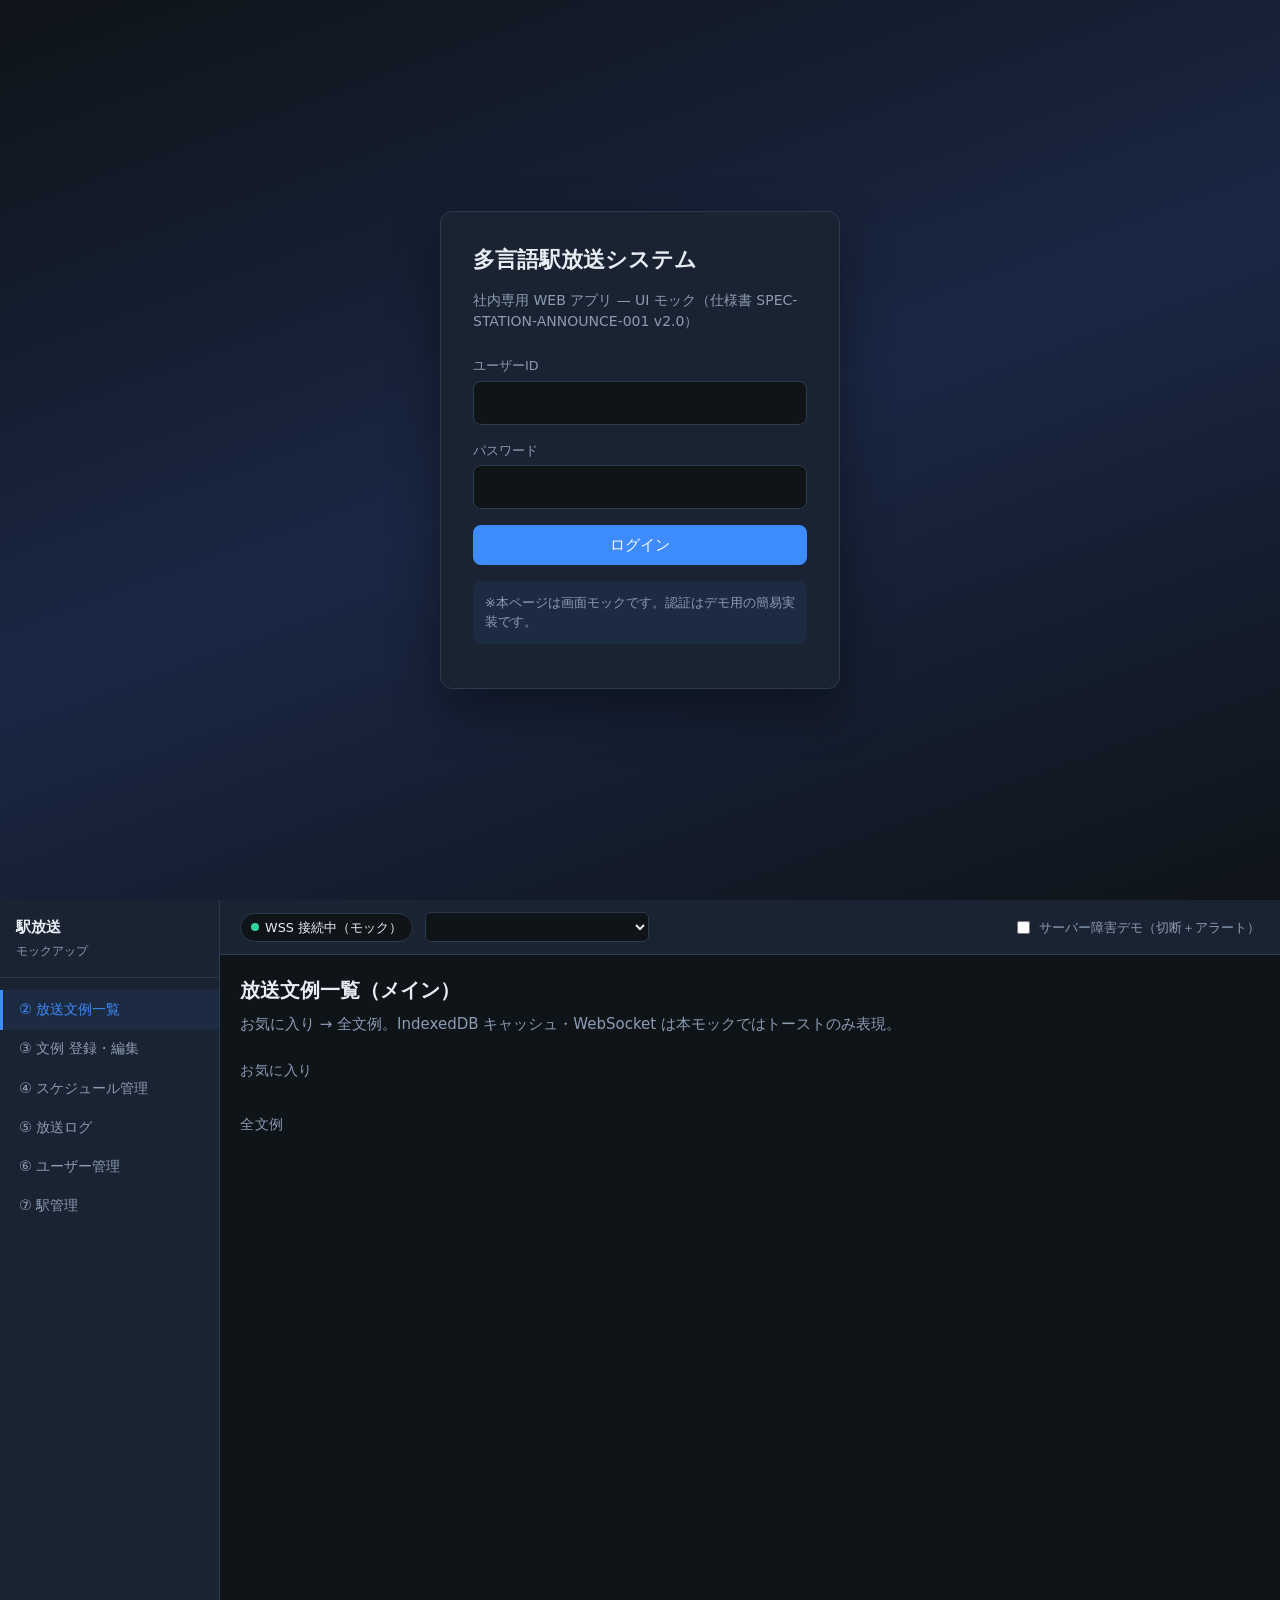
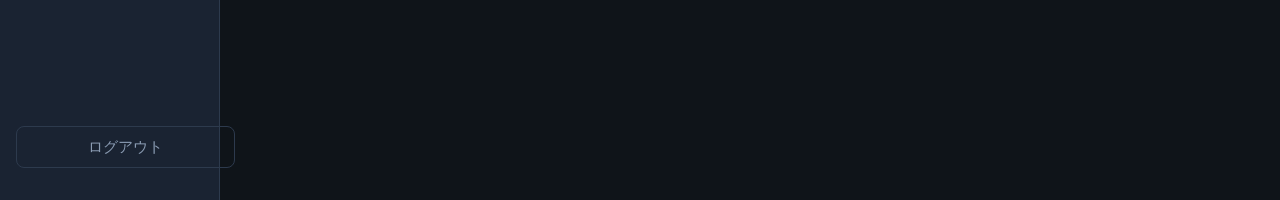
<file: index.html>
<!doctype html>
<html lang="ja">
  <head>
    <meta charset="utf-8" />
    <meta name="viewport" content="width=device-width, initial-scale=1" />
    <meta http-equiv="refresh" content="0; url=./static/index.html" />
    <title>多言語駅放送（モック）</title>
  </head>
  <body>
    <p>
      リダイレクトしています。<a href="./static/index.html">こちら</a>を開いてください。
    </p>
  </body>
</html>
</file>
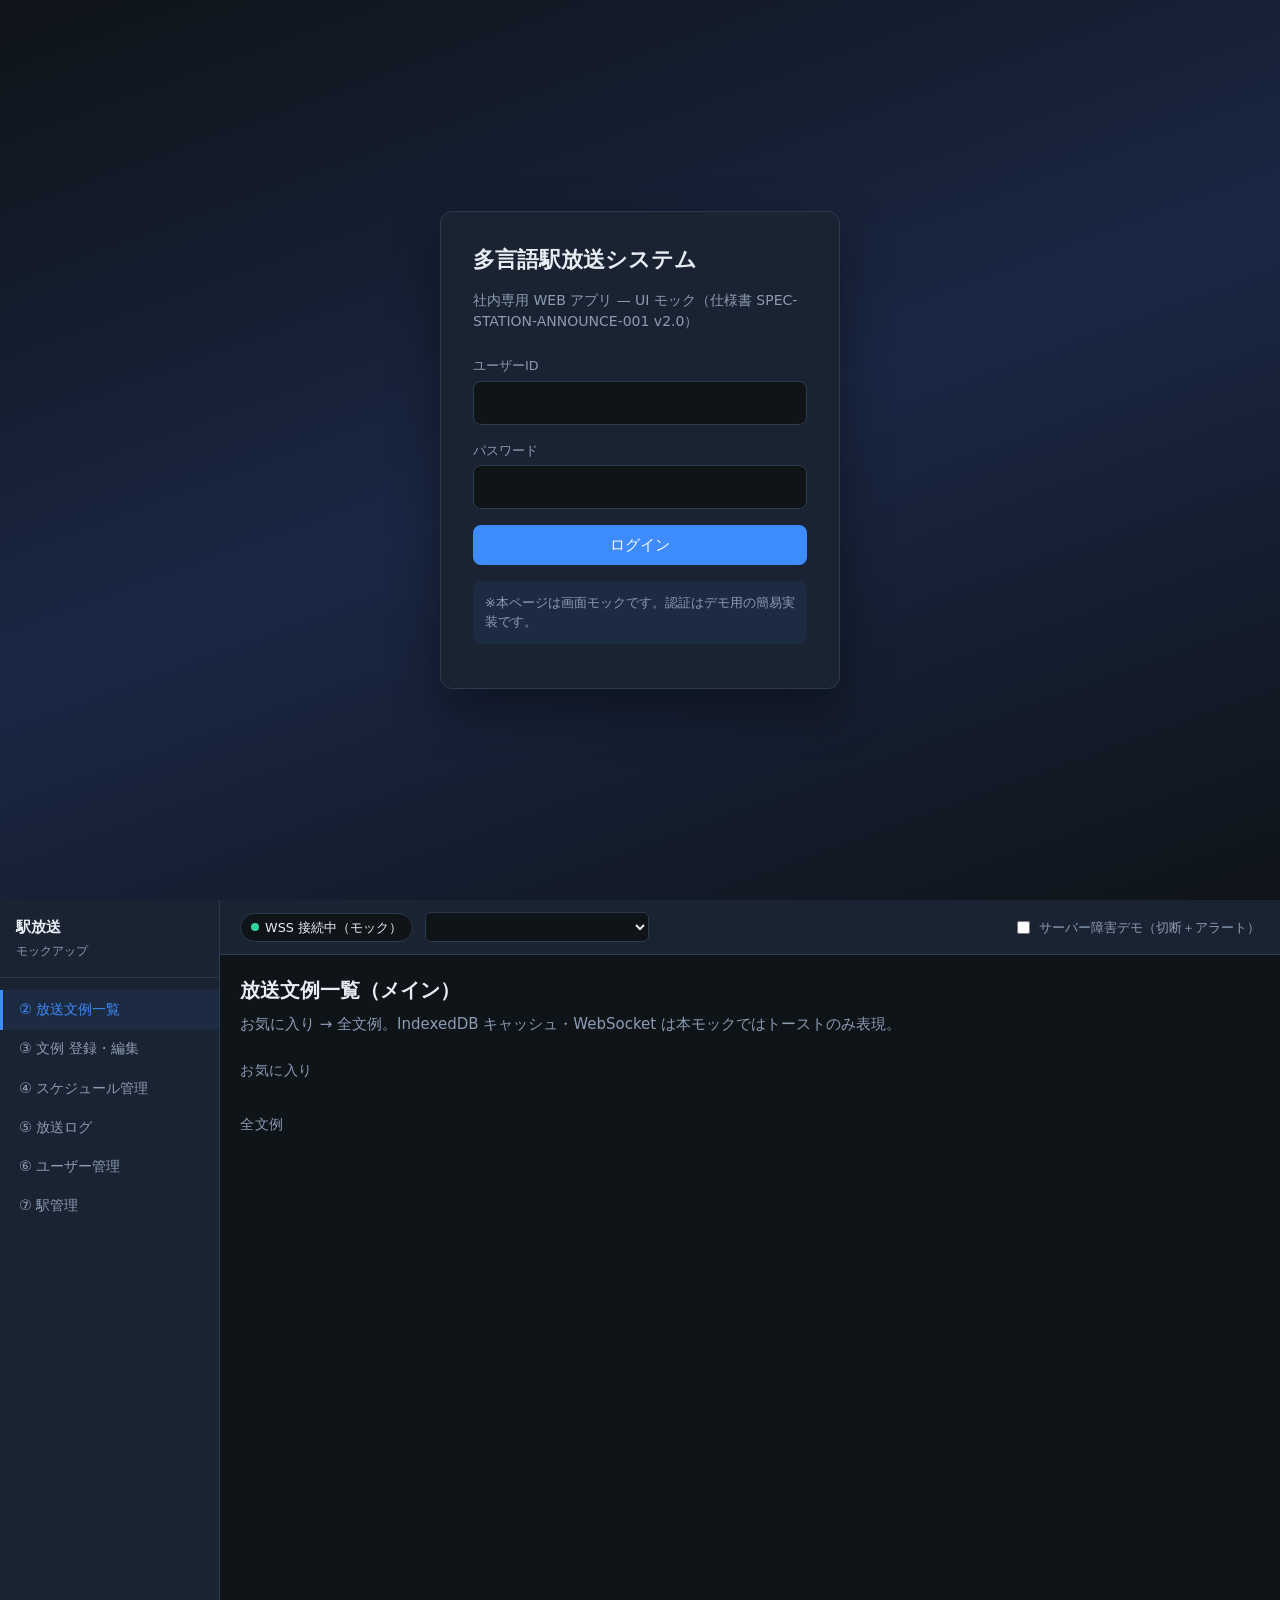
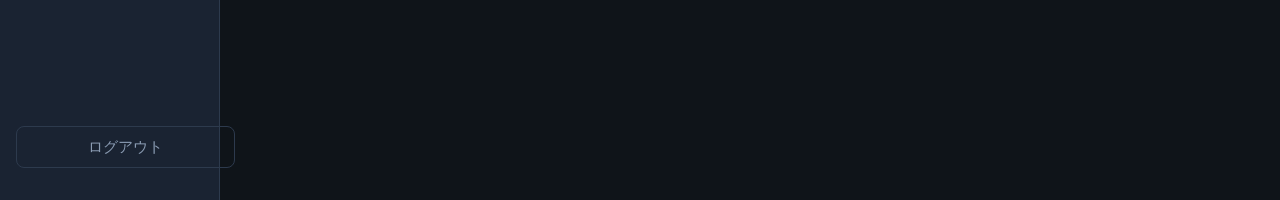
<file: static/index.html>
<!DOCTYPE html>
<html lang="ja">
  <head>
    <meta charset="utf-8" />
    <meta
      name="viewport"
      content="width=device-width, initial-scale=1, viewport-fit=cover, maximum-scale=5"
    />
    <title>多言語駅放送（モック） — SPEC v2.0</title>
    <link rel="stylesheet" href="css/styles.css" />
  </head>
  <body>
    <div id="login-page" class="login-page">
      <div class="login-card">
        <h1>多言語駅放送システム</h1>
        <p class="sub">社内専用 WEB アプリ — UI モック（仕様書 SPEC-STATION-ANNOUNCE-001 v2.0）</p>
        <form id="form-login">
          <div class="form-group">
            <label for="login-user">ユーザーID</label>
            <input id="login-user" name="user" autocomplete="username" required />
          </div>
          <div class="form-group">
            <label for="login-pass">パスワード</label>
            <input id="login-pass" type="password" name="pass" autocomplete="current-password" required />
          </div>
          <button type="submit" class="btn btn-primary btn-block">ログイン</button>
        </form>
        <div id="audio-enable" class="audio-enable">
          <p>初回ログイン後: スケジュール放送のためブラウザの音声を有効にしてください（仕様 4.2 ①）。</p>
          <button type="button" id="btn-audio-enable" class="btn btn-secondary btn-block">音声を有効にする</button>
        </div>
        <p class="hint">※本ページは画面モックです。認証はデモ用の簡易実装です。</p>
      </div>
    </div>

    <div id="app-shell" class="app-shell" hidden>
      <aside class="sidebar">
        <div class="brand">
          <strong>駅放送</strong>
          <span>モックアップ</span>
        </div>
        <nav class="sidebar-nav" aria-label="画面切替">
          <a href="#" class="nav-item active" data-view="main">② 放送文例一覧</a>
          <a href="#" class="nav-item admin-only" data-view="broadcast-edit">③ 文例 登録・編集</a>
          <a href="#" class="nav-item" data-view="schedules">④ スケジュール管理</a>
          <a href="#" class="nav-item" data-view="logs">⑤ 放送ログ</a>
          <a href="#" class="nav-item admin-only" data-view="users">⑥ ユーザー管理</a>
          <a href="#" class="nav-item admin-only" data-view="stations">⑦ 駅管理</a>
        </nav>
        <div class="sidebar-spacer" aria-hidden="true"></div>
        <p id="nav-user-label" style="padding:0 1rem;font-size:0.8rem;color:var(--muted);margin:0.5rem 0"></p>
        <button type="button" id="btn-logout" class="btn btn-ghost btn-block logout">ログアウト</button>
      </aside>

      <div class="main-area">
        <div class="top-bar">
          <div id="ws-pill" class="ws-pill">
            <span class="dot"></span>
            <span>WSS</span>
          </div>
          <select id="main-station" class="station-select lang-select top-station-select" title="駅選択"></select>
          <div class="demo-controls">
            <label><input type="checkbox" id="demo-ws-fail" /> サーバー障害デモ（切断＋アラート）</label>
          </div>
        </div>
        <div id="alert-banner" class="alert-banner">
          サーバーに接続できません。スケジュール放送は停止中です。即時放送はローカルキャッシュの範囲で利用可能です。
        </div>

        <main class="content">
          <section id="view-main" class="view active">
            <h2>放送文例一覧（メイン）</h2>
            <p class="meta" style="margin-top:-0.5rem;color:var(--muted)">
              お気に入り → 全文例。IndexedDB キャッシュ・WebSocket は本モックではトーストのみ表現。
            </p>
            <p class="section-title">お気に入り</p>
            <div id="favorites-list" class="card-grid two"></div>
            <p class="section-title">全文例</p>
            <div id="all-broadcasts-list" class="card-grid two"></div>
          </section>

          <section id="view-broadcast-edit" class="view">
            <h2>放送文例 登録・編集（管理者）</h2>
            <div class="card" style="max-width:720px">
              <div class="form-group">
                <label>駅</label>
                <select id="edit-station-scope">
                  <option value="">全駅共通</option>
                  <option value="1">名古屋駅専用</option>
                  <option value="2">岐阜駅専用</option>
                </select>
              </div>
              <div class="form-group">
                <label for="edit-title">管理用タイトル</label>
                <input id="edit-title" placeholder="例: 終電のご案内" />
              </div>
              <div class="form-group">
                <label for="edit-text-ja">日本語テキスト</label>
                <textarea id="edit-text-ja" placeholder="日本語の放送文を入力"></textarea>
              </div>
              <button type="button" id="btn-translate" class="btn btn-secondary">翻訳（Translate モック）</button>
              <div class="form-group" style="margin-top:1rem">
                <label for="edit-text-en">英語</label>
                <textarea id="edit-text-en"></textarea>
              </div>
              <div class="form-group">
                <label for="edit-text-ko">韓国語</label>
                <textarea id="edit-text-ko"></textarea>
              </div>
              <div class="form-group">
                <label for="edit-text-zh">中国語（マンダリン）</label>
                <textarea id="edit-text-zh"></textarea>
              </div>
              <div style="display:flex;flex-wrap:wrap;gap:0.5rem;margin-top:0.5rem">
                <button type="button" id="btn-tts" class="btn btn-primary">音声生成（Polly→S3 モック）</button>
                <button type="button" class="btn btn-ghost btn-sm btn-preview" data-lang="ja-JP Kazuha">JA 試聴</button>
                <button type="button" class="btn btn-ghost btn-sm btn-preview" data-lang="en-US Joanna">EN 試聴</button>
                <button type="button" class="btn btn-ghost btn-sm btn-preview" data-lang="ko-KR Seoyeon">KO 試聴</button>
                <button type="button" class="btn btn-ghost btn-sm btn-preview" data-lang="cmn-CN Zhiyu">ZH 試聴</button>
              </div>
              <div style="margin-top:1rem;display:flex;justify-content:flex-end">
                <button type="button" id="btn-broadcast-save" class="btn btn-primary">この内容で放送文を登録（モック）</button>
              </div>
            </div>
          </section>

          <section id="view-schedules" class="view">
            <h2>スケジュール管理</h2>
            <p class="meta" style="margin-top:-0.5rem;color:var(--muted)">JST / once・weekly・interval 排他（仕様 5.3）。APScheduler・WSS はモック。</p>
            <div class="card" style="margin-bottom:1rem;overflow:auto">
              <div class="toolbar" style="padding:0 0 0.5rem 0">
                <label style="color:var(--muted);font-size:0.875rem;margin-right:0.5rem">駅フィルタ</label>
                <select id="sch-station-filter" class="station-select lang-select sch-filter-select">
                  <option value="">全駅</option>
                </select>
              </div>
              <table class="data">
                <thead>
                  <tr>
                    <th>駅</th>
                    <th>文例</th>
                    <th>タイプ</th>
                    <th>内容</th>
                    <th>状態</th>
                    <th>操作</th>
                  </tr>
                </thead>
                <tbody id="schedules-tbody"></tbody>
              </table>
            </div>
            <h3 style="font-size:1rem;margin-bottom:0.75rem">新規追加（フォームのみ）</h3>
            <form id="form-schedule" class="card schedule-form" style="max-width:640px">
              <div class="form-group">
                <label>放送文例</label>
                <select id="sch-broadcast"></select>
              </div>
              <div class="form-group">
                <label for="sch-type">放送タイプ</label>
                <select id="sch-type">
                  <option value="once">一度限り</option>
                  <option value="interval">間隔指定</option>
                </select>
              </div>
              <div id="grp-once" class="form-group">
                <label>指定日時（JST）</label>
                <input type="datetime-local" />
              </div>
              <div id="grp-weekly" class="form-group" style="display:none">
                <label>曜日</label>
                <div id="weekly-days-row" style="display:flex;flex-wrap:wrap;gap:0.5rem;margin-bottom:0.35rem">
                  <label><input type="checkbox" value="mon" /> 月</label>
                  <label><input type="checkbox" value="tue" /> 火</label>
                  <label><input type="checkbox" value="wed" /> 水</label>
                  <label><input type="checkbox" value="thu" /> 木</label>
                  <label><input type="checkbox" value="fri" /> 金</label>
                  <label><input type="checkbox" value="sat" /> 土</label>
                  <label><input type="checkbox" value="sun" /> 日</label>
                </div>
                <div style="display:flex;flex-wrap:wrap;gap:0.5rem;margin-bottom:0.5rem;font-size:0.8rem">
                  <button type="button" id="btn-weekdays-all" class="btn btn-ghost btn-sm">平日すべて</button>
                  <button type="button" id="btn-weekend-all" class="btn btn-ghost btn-sm">土日すべて</button>
                </div>
                <label style="margin-top:0.5rem">放送時刻</label>
                <input type="time" id="weekly-time" value="09:00" />
              </div>
              <div id="grp-interval" class="form-group" style="display:none">
                <label>曜日</label>
                <div id="interval-days-row" style="display:flex;flex-wrap:wrap;gap:0.5rem;margin-bottom:0.35rem">
                  <label><input type="checkbox" value="mon" /> 月</label>
                  <label><input type="checkbox" value="tue" /> 火</label>
                  <label><input type="checkbox" value="wed" /> 水</label>
                  <label><input type="checkbox" value="thu" /> 木</label>
                  <label><input type="checkbox" value="fri" /> 金</label>
                  <label><input type="checkbox" value="sat" /> 土</label>
                  <label><input type="checkbox" value="sun" /> 日</label>
                </div>
                <div style="display:flex;flex-wrap:wrap;gap:0.5rem;margin-bottom:0.5rem;font-size:0.8rem">
                  <button type="button" id="btn-int-weekdays-all" class="btn btn-ghost btn-sm">平日すべて</button>
                  <button type="button" id="btn-int-weekend-all" class="btn btn-ghost btn-sm">土日すべて</button>
                </div>
                <div class="row two">
                  <div class="form-group">
                    <label>開始時刻</label>
                    <input type="time" id="interval-start" value="09:00" />
                  </div>
                  <div class="form-group">
                    <label>終了時刻</label>
                    <input type="time" id="interval-end" value="17:00" />
                  </div>
                </div>
                <div class="form-group">
                  <label>何分ごと</label>
                  <input type="number" id="interval-min" min="1" value="60" />
                </div>
              </div>
              <div id="grp-period" class="row two" style="display:grid;gap:0.75rem">
                <div class="form-group">
                  <label>有効開始日</label>
                  <input type="date" />
                </div>
                <div class="form-group">
                  <label>有効終了日</label>
                  <input type="date" />
                </div>
              </div>
              <button type="submit" class="btn btn-primary">追加（モック）</button>
            </form>
          </section>

          <section id="view-logs" class="view">
            <h2>放送ログ</h2>
            <div class="toolbar">
              <label style="color:var(--muted);font-size:0.875rem">日付フィルタ</label>
              <input type="date" id="log-date" />
            </div>
            <div class="card" style="overflow:auto">
              <table class="data">
                <thead>
                  <tr>
                    <th>駅</th>
                    <th>文例</th>
                    <th>放送日時</th>
                    <th>ステータス</th>
                  </tr>
                </thead>
                <tbody id="logs-tbody"></tbody>
              </table>
            </div>
            <p class="hint" style="margin-top:1rem">1ヶ月保持・日次削除は本番のみ（仕様 3.8）。</p>
          </section>

          <section id="view-users" class="view">
            <h2>ユーザー管理（管理者）</h2>
            <div class="card" style="overflow:auto">
              <table class="data">
                <thead>
                  <tr>
                    <th>ユーザーID</th>
                    <th>ロール</th>
                    <th>所属駅</th>
                    <th>操作</th>
                  </tr>
                </thead>
                <tbody id="users-tbody"></tbody>
              </table>
            </div>
            <p class="hint" style="margin-top:1rem">bcrypt + JWT は本番実装。ここは一覧モックのみ。</p>
          </section>

          <section id="view-stations" class="view">
            <h2>駅管理（管理者）</h2>
            <div class="card" style="overflow:auto">
              <table class="data">
                <thead>
                  <tr>
                    <th>駅名</th>
                    <th>状態</th>
                    <th>操作</th>
                  </tr>
                </thead>
                <tbody id="stations-tbody"></tbody>
              </table>
            </div>
          </section>
        </main>
      </div>
    </div>

    <div id="toast-area" class="toast-area" aria-live="polite"></div>

    <script src="js/mock-data.js"></script>
    <script src="js/app.js"></script>
  </body>
</html>
</file>
<file: static/css/styles.css>
:root {
  --bg: #0f1419;
  --surface: #1a2332;
  --border: #2d3a4d;
  --text: #e8edf4;
  --muted: #8b9cb3;
  --accent: #3d8bfd;
  --accent-dim: #2563c9;
  --success: #34d399;
  --warn: #fbbf24;
  --danger: #f87171;
  --font: "Hiragino Sans", "Hiragino Kaku Gothic ProN", "Noto Sans JP", system-ui, sans-serif;
}

* {
  box-sizing: border-box;
}

body {
  margin: 0;
  min-height: 100vh;
  min-height: 100dvh;
  font-family: var(--font);
  background: var(--bg);
  color: var(--text);
  font-size: 15px;
  line-height: 1.5;
  -webkit-text-size-adjust: 100%;
  touch-action: manipulation;
}

a {
  color: var(--accent);
  text-decoration: none;
}

a:hover {
  text-decoration: underline;
}

.login-page {
  min-height: 100vh;
  min-height: 100dvh;
  display: flex;
  align-items: center;
  justify-content: center;
  padding: max(1.5rem, env(safe-area-inset-top, 0px)) max(1.5rem, env(safe-area-inset-right, 0px))
    max(1.5rem, env(safe-area-inset-bottom, 0px)) max(1.5rem, env(safe-area-inset-left, 0px));
  background: linear-gradient(160deg, #0f1419 0%, #1a2744 50%, #0f1419 100%);
}

.login-card {
  width: 100%;
  max-width: 400px;
  background: var(--surface);
  border: 1px solid var(--border);
  border-radius: 12px;
  padding: 2rem;
  box-shadow: 0 20px 50px rgba(0, 0, 0, 0.4);
}

.login-card h1 {
  margin: 0 0 0.25rem;
  font-size: 1.35rem;
  font-weight: 600;
}

.login-card .sub {
  color: var(--muted);
  font-size: 0.875rem;
  margin-bottom: 1.5rem;
}

.form-group {
  margin-bottom: 1rem;
}

.form-group label {
  display: block;
  font-size: 0.8rem;
  color: var(--muted);
  margin-bottom: 0.35rem;
}

.form-group input,
.form-group select,
.form-group textarea {
  width: 100%;
  padding: 0.6rem 0.75rem;
  border: 1px solid var(--border);
  border-radius: 8px;
  background: var(--bg);
  color: var(--text);
  font: inherit;
}

.form-group textarea {
  min-height: 88px;
  resize: vertical;
}

.btn {
  display: inline-flex;
  align-items: center;
  justify-content: center;
  gap: 0.35rem;
  padding: 0.55rem 1rem;
  border: none;
  border-radius: 8px;
  font: inherit;
  font-weight: 500;
  cursor: pointer;
  transition: background 0.15s, opacity 0.15s;
  -webkit-tap-highlight-color: rgba(255, 255, 255, 0.12);
}

.btn:disabled {
  opacity: 0.5;
  cursor: not-allowed;
}

.btn-primary {
  background: var(--accent);
  color: #fff;
}

.btn-primary:hover:not(:disabled) {
  background: var(--accent-dim);
}

.btn-secondary {
  background: var(--border);
  color: var(--text);
}

.btn-secondary:hover:not(:disabled) {
  filter: brightness(1.1);
}

.btn-ghost {
  background: transparent;
  color: var(--muted);
  border: 1px solid var(--border);
}

.btn-sm {
  padding: 0.35rem 0.65rem;
  font-size: 0.85rem;
}

.btn-block {
  width: 100%;
}

.hint {
  margin-top: 1rem;
  padding: 0.75rem;
  background: rgba(61, 139, 253, 0.08);
  border-radius: 8px;
  font-size: 0.8rem;
  color: var(--muted);
}

.app-shell {
  display: flex;
  min-height: 100vh;
}

.sidebar {
  width: 220px;
  flex-shrink: 0;
  display: flex;
  flex-direction: column;
  min-height: 100vh;
  min-height: 100dvh;
  background: var(--surface);
  border-right: 1px solid var(--border);
  padding: 1rem 0;
}

.sidebar-spacer {
  flex: 1;
  min-height: 0;
}

.sidebar-nav {
  display: flex;
  flex-direction: column;
}

.sidebar .brand {
  padding: 0 1rem 1rem;
  border-bottom: 1px solid var(--border);
  margin-bottom: 0.75rem;
}

.sidebar .brand strong {
  display: block;
  font-size: 0.95rem;
}

.sidebar .brand span {
  font-size: 0.75rem;
  color: var(--muted);
}

.nav-item {
  display: block;
  padding: 0.55rem 1rem;
  color: var(--muted);
  font-size: 0.9rem;
  border-left: 3px solid transparent;
  -webkit-tap-highlight-color: rgba(61, 139, 253, 0.2);
}

.nav-item:hover {
  color: var(--text);
  background: rgba(255, 255, 255, 0.04);
  text-decoration: none;
}

.nav-item.active {
  color: var(--accent);
  border-left-color: var(--accent);
  background: rgba(61, 139, 253, 0.08);
}

.nav-item.admin-only.hidden {
  display: none;
}

.sidebar .logout {
  margin: 1rem;
  margin-top: auto;
}

.main-area {
  flex: 1;
  display: flex;
  flex-direction: column;
  min-width: 0;
}

.top-bar {
  display: flex;
  flex-wrap: wrap;
  align-items: center;
  gap: 0.75rem;
  padding: 0.75rem 1.25rem;
  background: var(--surface);
  border-bottom: 1px solid var(--border);
}

.ws-pill {
  display: inline-flex;
  align-items: center;
  gap: 0.4rem;
  font-size: 0.8rem;
  padding: 0.25rem 0.6rem;
  border-radius: 999px;
  background: var(--bg);
  border: 1px solid var(--border);
}

.ws-pill .dot {
  width: 8px;
  height: 8px;
  border-radius: 50%;
  background: var(--success);
}

.ws-pill.disconnected .dot {
  background: var(--danger);
}

.alert-banner {
  display: none;
  padding: 0.65rem 1.25rem;
  background: rgba(248, 113, 113, 0.15);
  border-bottom: 1px solid var(--danger);
  color: #fecaca;
  font-size: 0.875rem;
}

.alert-banner.visible {
  display: block;
}

.content {
  padding: 1.25rem;
  flex: 1;
}

.view {
  display: none;
  max-width: 1100px;
}

.view.active {
  display: block;
}

.view h2 {
  margin: 0 0 1rem;
  font-size: 1.25rem;
  font-weight: 600;
}

.toolbar {
  display: flex;
  flex-wrap: wrap;
  gap: 0.75rem;
  align-items: center;
  margin-bottom: 1rem;
}

.station-select {
  min-width: 200px;
}

.card-grid {
  display: grid;
  gap: 0.75rem;
}

@media (min-width: 640px) {
  .card-grid.two {
    grid-template-columns: repeat(2, 1fr);
  }
}

.card {
  background: var(--surface);
  border: 1px solid var(--border);
  border-radius: 10px;
  padding: 1rem;
}

.card.favorite {
  border-color: rgba(61, 139, 253, 0.35);
}

.card h3 {
  margin: 0 0 0.35rem;
  font-size: 1rem;
}

.card .meta {
  font-size: 0.8rem;
  color: var(--muted);
  margin-bottom: 0.75rem;
}

.card .preview {
  font-size: 0.85rem;
  color: var(--muted);
  margin-bottom: 0.75rem;
  line-height: 1.45;
}

.card-actions {
  display: flex;
  flex-wrap: wrap;
  gap: 0.5rem;
  align-items: center;
}

.lang-select {
  font-size: 0.85rem;
  padding: 0.35rem 0.5rem;
  border-radius: 6px;
  border: 1px solid var(--border);
  background: var(--bg);
  color: var(--text);
}

.section-title {
  font-size: 0.85rem;
  color: var(--muted);
  text-transform: uppercase;
  letter-spacing: 0.04em;
  margin: 1.5rem 0 0.65rem;
}

.section-title:first-child {
  margin-top: 0;
}

.toast-area {
  position: fixed;
  bottom: 1rem;
  right: 1rem;
  z-index: 100;
  display: flex;
  flex-direction: column;
  gap: 0.5rem;
  max-width: 320px;
}

.toast {
  padding: 0.65rem 1rem;
  background: var(--surface);
  border: 1px solid var(--border);
  border-radius: 8px;
  font-size: 0.875rem;
  box-shadow: 0 8px 24px rgba(0, 0, 0, 0.35);
  animation: slideIn 0.2s ease;
}

@keyframes slideIn {
  from {
    opacity: 0;
    transform: translateY(8px);
  }
  to {
    opacity: 1;
    transform: translateY(0);
  }
}

table.data {
  width: 100%;
  border-collapse: collapse;
  font-size: 0.875rem;
}

table.data th,
table.data td {
  text-align: left;
  padding: 0.6rem 0.75rem;
  border-bottom: 1px solid var(--border);
}

table.data th {
  color: var(--muted);
  font-weight: 500;
}

.badge {
  display: inline-block;
  padding: 0.15rem 0.45rem;
  border-radius: 4px;
  font-size: 0.75rem;
  font-weight: 500;
}

.badge-success {
  background: rgba(52, 211, 153, 0.2);
  color: var(--success);
}

.badge-missed {
  background: rgba(248, 113, 113, 0.2);
  color: var(--danger);
}

.badge-admin {
  background: rgba(61, 139, 253, 0.2);
  color: var(--accent);
}

.toggle-row {
  display: flex;
  align-items: center;
  gap: 0.5rem;
}

.schedule-form .row {
  display: grid;
  gap: 0.75rem;
  margin-bottom: 0.75rem;
}

@media (min-width: 720px) {
  .schedule-form .row.two {
    grid-template-columns: 1fr 1fr;
  }
}

.audio-enable {
  margin-top: 1rem;
  padding: 1rem;
  background: rgba(251, 191, 36, 0.1);
  border: 1px solid rgba(251, 191, 36, 0.35);
  border-radius: 8px;
  display: none;
}

.audio-enable.visible {
  display: block;
}

.audio-enable p {
  margin: 0 0 0.75rem;
  font-size: 0.875rem;
  color: var(--warn);
}

.demo-controls {
  margin-left: auto;
  display: flex;
  align-items: center;
  gap: 0.5rem;
  font-size: 0.8rem;
  color: var(--muted);
}

.demo-controls label {
  display: flex;
  align-items: center;
  gap: 0.35rem;
  cursor: pointer;
}

.top-station-select {
  min-width: 14rem;
}

.sch-filter-select {
  min-width: 12rem;
}

@media (max-width: 900px) {
  .top-station-select,
  .sch-filter-select,
  .station-select {
    min-width: 0;
    width: 100%;
    max-width: 100%;
  }

  .app-shell {
    flex-direction: column;
  }

  .sidebar {
    width: 100%;
    min-height: 0;
    border-right: none;
    border-bottom: 1px solid var(--border);
    padding: 0.75rem 0.75rem calc(0.75rem + env(safe-area-inset-bottom, 0px));
    padding-left: max(0.75rem, env(safe-area-inset-left, 0px));
    padding-right: max(0.75rem, env(safe-area-inset-right, 0px));
  }

  .sidebar-spacer {
    display: none;
  }

  .sidebar .brand {
    padding: 0 0 0.65rem;
    margin-bottom: 0.5rem;
  }

  .sidebar-nav {
    flex-direction: row;
    flex-wrap: wrap;
    gap: 0.35rem;
  }

  .nav-item {
    flex: 1 1 auto;
    min-width: calc(50% - 0.35rem);
    padding: 0.65rem 0.5rem;
    text-align: center;
    border-left: none;
    border-radius: 8px;
    border: 1px solid var(--border);
    background: var(--bg);
    min-height: 44px;
    display: flex;
    align-items: center;
    justify-content: center;
  }

  .nav-item.active {
    border-color: rgba(61, 139, 253, 0.55);
    background: rgba(61, 139, 253, 0.15);
    color: var(--accent);
  }

  .sidebar .logout {
    margin: 0.75rem 0 0;
    width: 100%;
    min-height: 48px;
  }

  .main-area {
    min-width: 0;
    flex: 1 1 auto;
  }

  .top-bar {
    flex-direction: column;
    align-items: stretch;
    gap: 0.65rem;
    padding: 0.65rem max(1rem, env(safe-area-inset-right, 0px)) 0.65rem
      max(1rem, env(safe-area-inset-left, 0px));
  }

  .demo-controls {
    margin-left: 0;
    width: 100%;
  }

  .demo-controls label {
    min-height: 44px;
    align-items: flex-start;
  }

  .content {
    padding: 1rem max(1rem, env(safe-area-inset-right, 0px)) 1.5rem
      max(1rem, env(safe-area-inset-left, 0px));
    padding-bottom: max(1.5rem, calc(1rem + env(safe-area-inset-bottom, 0px)));
  }

  .toast-area {
    left: max(0.75rem, env(safe-area-inset-left, 0px));
    right: max(0.75rem, env(safe-area-inset-right, 0px));
    bottom: max(0.75rem, env(safe-area-inset-bottom, 0px));
    max-width: none;
  }

  .card-actions {
    flex-direction: column;
    align-items: stretch;
  }

  .card-actions .btn,
  .card-actions .lang-select {
    width: 100%;
    min-height: 44px;
  }

  .toolbar {
    flex-direction: column;
    align-items: stretch;
  }

  .view {
    max-width: none;
  }

  .card-grid.two {
    grid-template-columns: 1fr;
  }

  .form-group input,
  .form-group select,
  .form-group textarea {
    font-size: 16px;
  }

  .btn-sm {
    min-height: 44px;
    padding: 0.5rem 0.75rem;
  }

  .card {
    -webkit-overflow-scrolling: touch;
  }

  .data tbody td:last-child {
    white-space: nowrap;
  }
}

@media (pointer: coarse) {
  .btn:not(.btn-sm),
  .btn.btn-sm {
    min-height: 44px;
  }

  .ws-pill {
    min-height: 36px;
    padding: 0.35rem 0.65rem;
  }
}
</file>
